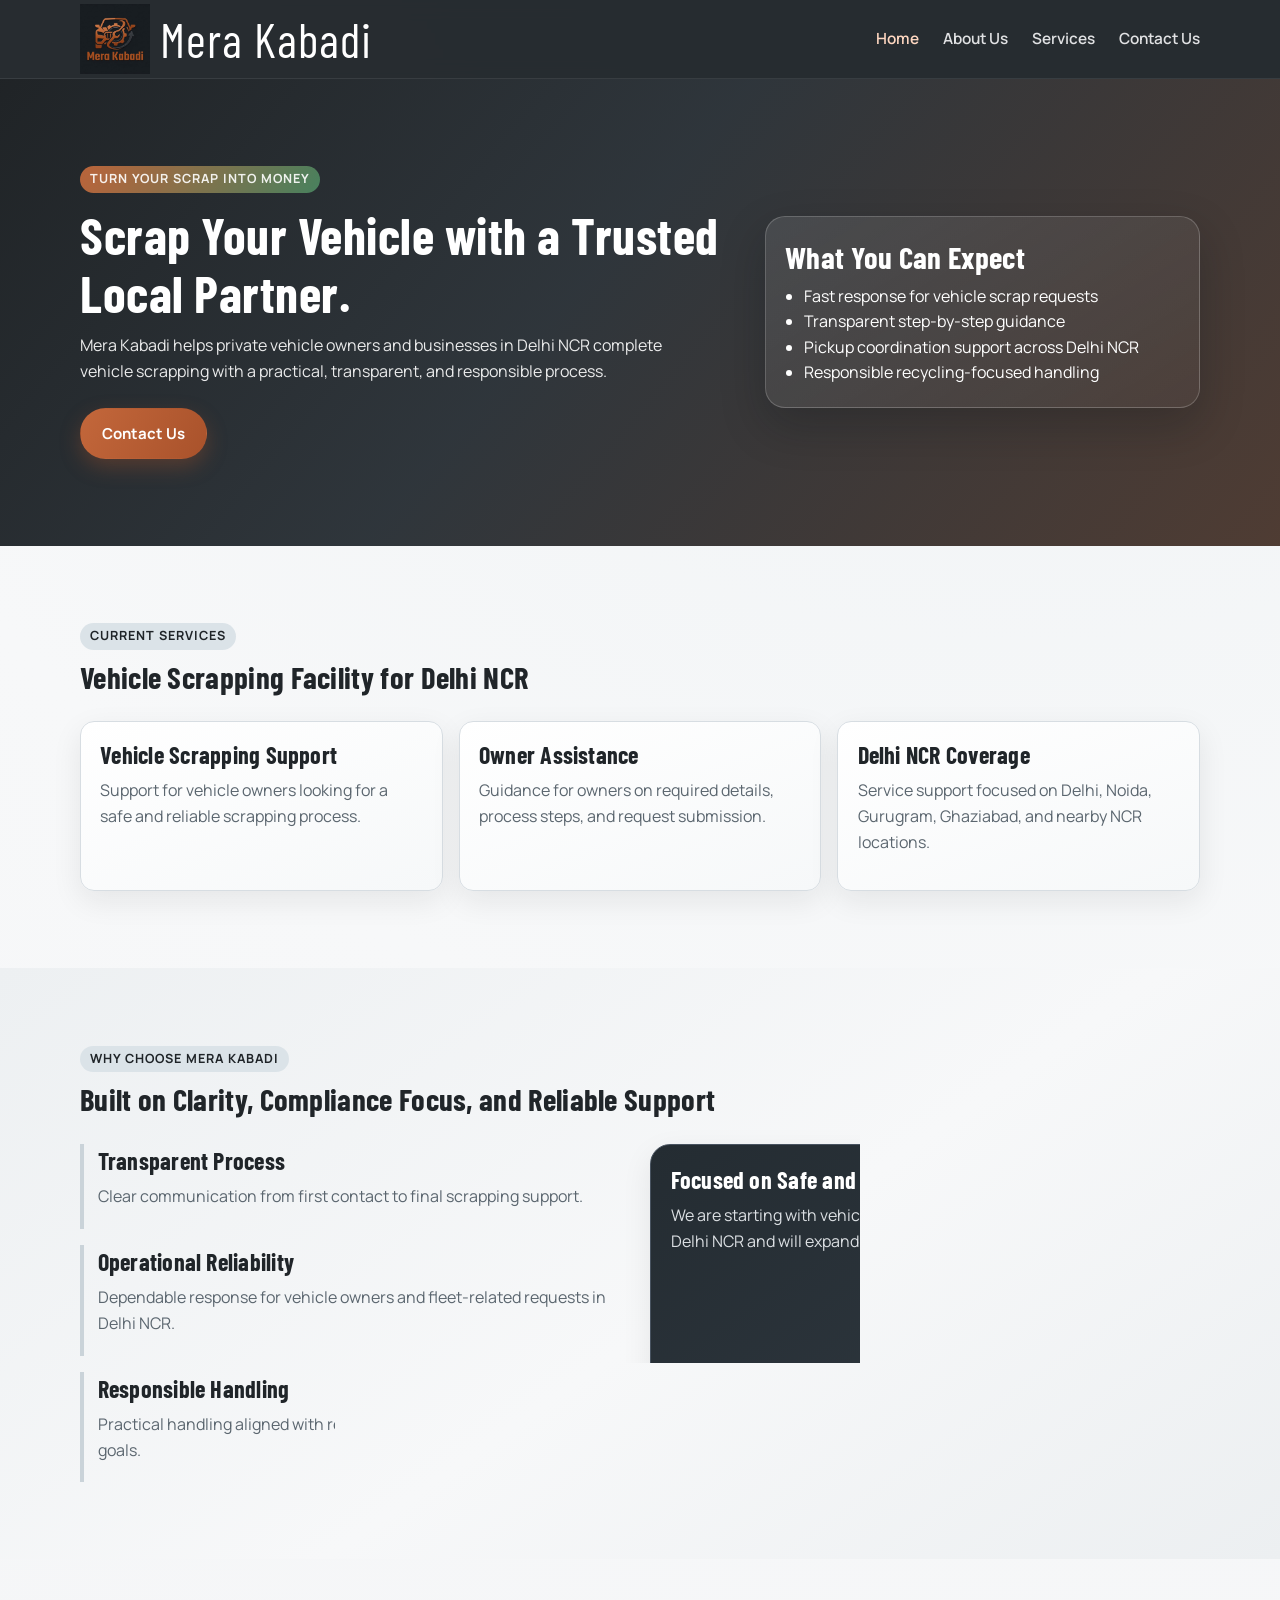
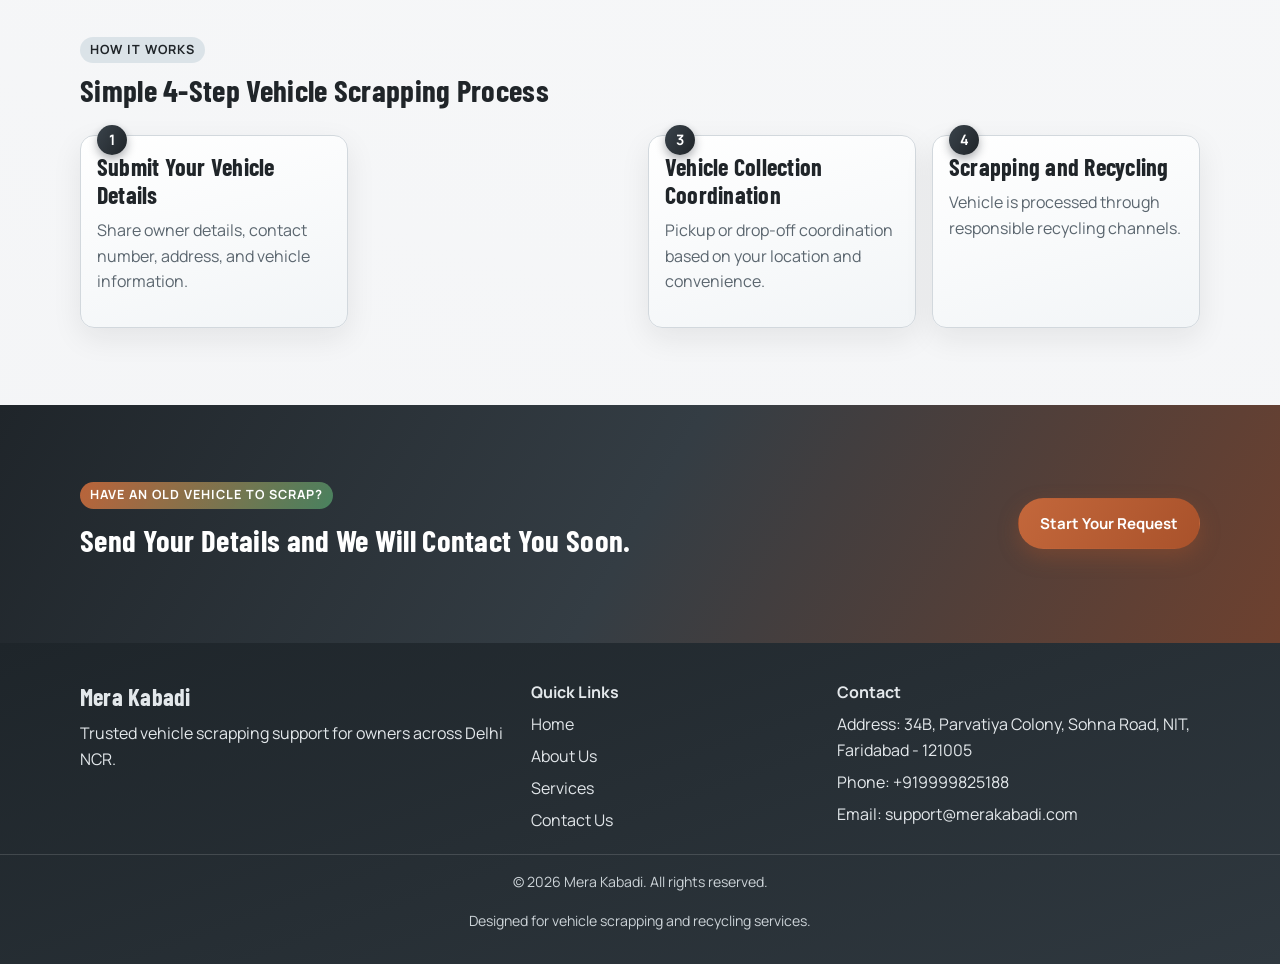
<file: index.html>
<!doctype html>
<html lang="en">
<head>
  <meta charset="UTF-8" />
  <meta name="viewport" content="width=device-width, initial-scale=1.0" />
  <title>Mera Kabadi | Vehicle Scrapping in Delhi NCR</title>
  <meta
    name="description"
    content="Mera Kabadi helps vehicle owners in Delhi NCR with safe, compliant vehicle scrapping support."
  />
  <meta
    property="og:description"
    content="Mera Kabadi helps vehicle owners in Delhi NCR with safe, compliant vehicle scrapping support."
  />
  <meta
    name="twitter:description"
    content="Mera Kabadi helps vehicle owners in Delhi NCR with safe, compliant vehicle scrapping support."
  />
  <link rel="preconnect" href="https://fonts.googleapis.com" />
  <link rel="preconnect" href="https://fonts.gstatic.com" crossorigin />
  <link
    href="https://fonts.googleapis.com/css2?family=Barlow+Condensed:wght@500;600;700&family=Manrope:wght@400;500;600;700&display=swap"
    rel="stylesheet"
  />
  <link rel="stylesheet" href="style.css" />
</head>
<body>
  <header class="site-header">
    <div class="container nav-wrap">
      <a class="brand" href="index.html">
        <img class="brand-logo" src="assets/logo.png" alt="Mera Kabadi logo" width="70" height="70" />
        <span class="brand-text">Mera Kabadi</span>
      </a>

      <button class="menu-toggle" aria-label="Toggle navigation" aria-expanded="false" aria-controls="site-nav">
        <span></span>
        <span></span>
        <span></span>
      </button>

      <nav class="site-nav" id="site-nav" aria-label="Main navigation">
        <ul class="nav-links">
          <li><a class="active" href="index.html">Home</a></li>
          <li><a href="about.html">About Us</a></li>
          <li><a href="services.html">Services</a></li>
          <li><a href="contact.html">Contact Us</a></li>
        </ul>
      </nav>
    </div>
  </header>

  <main>
    <section class="hero section-dark">
      <div class="container hero-grid">
        <div class="hero-copy reveal">
          <p class="eyebrow">TURN YOUR SCRAP INTO MONEY</p>
          <h1>Scrap Your Vehicle with a Trusted Local Partner.</h1>
          <p>
            Mera Kabadi helps private vehicle owners and businesses in Delhi NCR complete
            vehicle scrapping with a practical, transparent, and responsible process.
          </p>
          <div class="hero-actions">
            <a class="btn btn-accent" href="contact.html">Contact Us</a>
          </div>
        </div>

        <aside class="hero-panel reveal delay-1" aria-label="Service highlights">
          <h2>What You Can Expect</h2>
          <ul>
            <li>Fast response for vehicle scrap requests</li>
            <li>Transparent step-by-step guidance</li>
            <li>Pickup coordination support across Delhi NCR</li>
            <li>Responsible recycling-focused handling</li>
          </ul>
        </aside>
      </div>
    </section>

    <section class="section-light">
      <div class="container">
        <div class="section-head reveal">
          <p class="eyebrow">Current Services</p>
          <h2>Vehicle Scrapping Facility for Delhi NCR</h2>
        </div>
        <div class="card-grid three">
          <article class="card reveal">
            <h3>Vehicle Scrapping Support</h3>
            <p>Support for vehicle owners looking for a safe and reliable scrapping process.</p>
          </article>
          <article class="card reveal delay-1">
            <h3>Owner Assistance</h3>
            <p>Guidance for owners on required details, process steps, and request submission.</p>
          </article>
          <article class="card reveal delay-2">
            <h3>Delhi NCR Coverage</h3>
            <p>Service support focused on Delhi, Noida, Gurugram, Ghaziabad, and nearby NCR locations.</p>
          </article>
        </div>
      </div>
    </section>

    <section class="section-muted">
      <div class="container">
        <div class="section-head reveal">
          <p class="eyebrow">Why Choose Mera Kabadi</p>
          <h2>Built on Clarity, Compliance Focus, and Reliable Support</h2>
        </div>

        <div class="split-grid">
          <div class="feature-list reveal">
            <article>
              <h3>Transparent Process</h3>
              <p>Clear communication from first contact to final scrapping support.</p>
            </article>
            <article>
              <h3>Operational Reliability</h3>
              <p>Dependable response for vehicle owners and fleet-related requests in Delhi NCR.</p>
            </article>
            <article>
              <h3>Responsible Handling</h3>
              <p>Practical handling aligned with responsible recycling and environmental goals.</p>
            </article>
          </div>

          <div class="stat-panel reveal delay-1">
            <h3>Focused on Safe and Smooth Vehicle Disposal</h3>
            <p>
              We are starting with vehicle scrapping services for old vehicles in Delhi NCR and will
              expand further services in future phases.
            </p>
          </div>
        </div>
      </div>
    </section>

    <section class="section-light">
      <div class="container">
        <div class="section-head reveal">
          <p class="eyebrow">How It Works</p>
          <h2>Simple 4-Step Vehicle Scrapping Process</h2>
        </div>

        <ol class="process-grid">
          <li class="process-step reveal">
            <h3>Submit Your Vehicle Details</h3>
            <p>Share owner details, contact number, address, and vehicle information.</p>
          </li>
          <li class="process-step reveal delay-1">
            <h3>Get a Response from Our Team</h3>
            <p>We review your request and contact you with the next steps.</p>
          </li>
          <li class="process-step reveal delay-2">
            <h3>Vehicle Collection Coordination</h3>
            <p>Pickup or drop-off coordination based on your location and convenience.</p>
          </li>
          <li class="process-step reveal delay-3">
            <h3>Scrapping and Recycling</h3>
            <p>Vehicle is processed through responsible recycling channels.</p>
          </li>
        </ol>
      </div>
    </section>

    <section class="cta-band">
      <div class="container cta-band-inner reveal">
        <div>
          <p class="eyebrow">Have an Old Vehicle to Scrap?</p>
          <h2>Send Your Details and We Will Contact You Soon.</h2>
        </div>
        <a class="btn btn-accent" href="contact.html">Start Your Request</a>
      </div>
    </section>
  </main>

  <footer class="site-footer">
    <div class="container footer-grid">
      <section>
        <h3>Mera Kabadi</h3>
        <p>Trusted vehicle scrapping support for owners across Delhi NCR.</p>
      </section>
      <section>
        <h4>Quick Links</h4>
        <ul>
          <li><a href="index.html">Home</a></li>
          <li><a href="about.html">About Us</a></li>
          <li><a href="services.html">Services</a></li>
          <li><a href="contact.html">Contact Us</a></li>
        </ul>
      </section>
      <section>
        <h4>Contact</h4>
        <ul>
          <li>Address: 34B, Parvatiya Colony, Sohna Road, NIT, Faridabad - 121005</li>
          <li>Phone: +919999825188</li>
          <li>Email: support@merakabadi.com</li>
        </ul>
      </section>
    </div>
    <div class="footer-bottom">
      <p>© <span id="year"></span> Mera Kabadi. All rights reserved.</p>
      <p>Designed for vehicle scrapping and recycling services.</p>
    </div>
  </footer>

  <script src="script.js"></script>
</body>
</html>
</file>
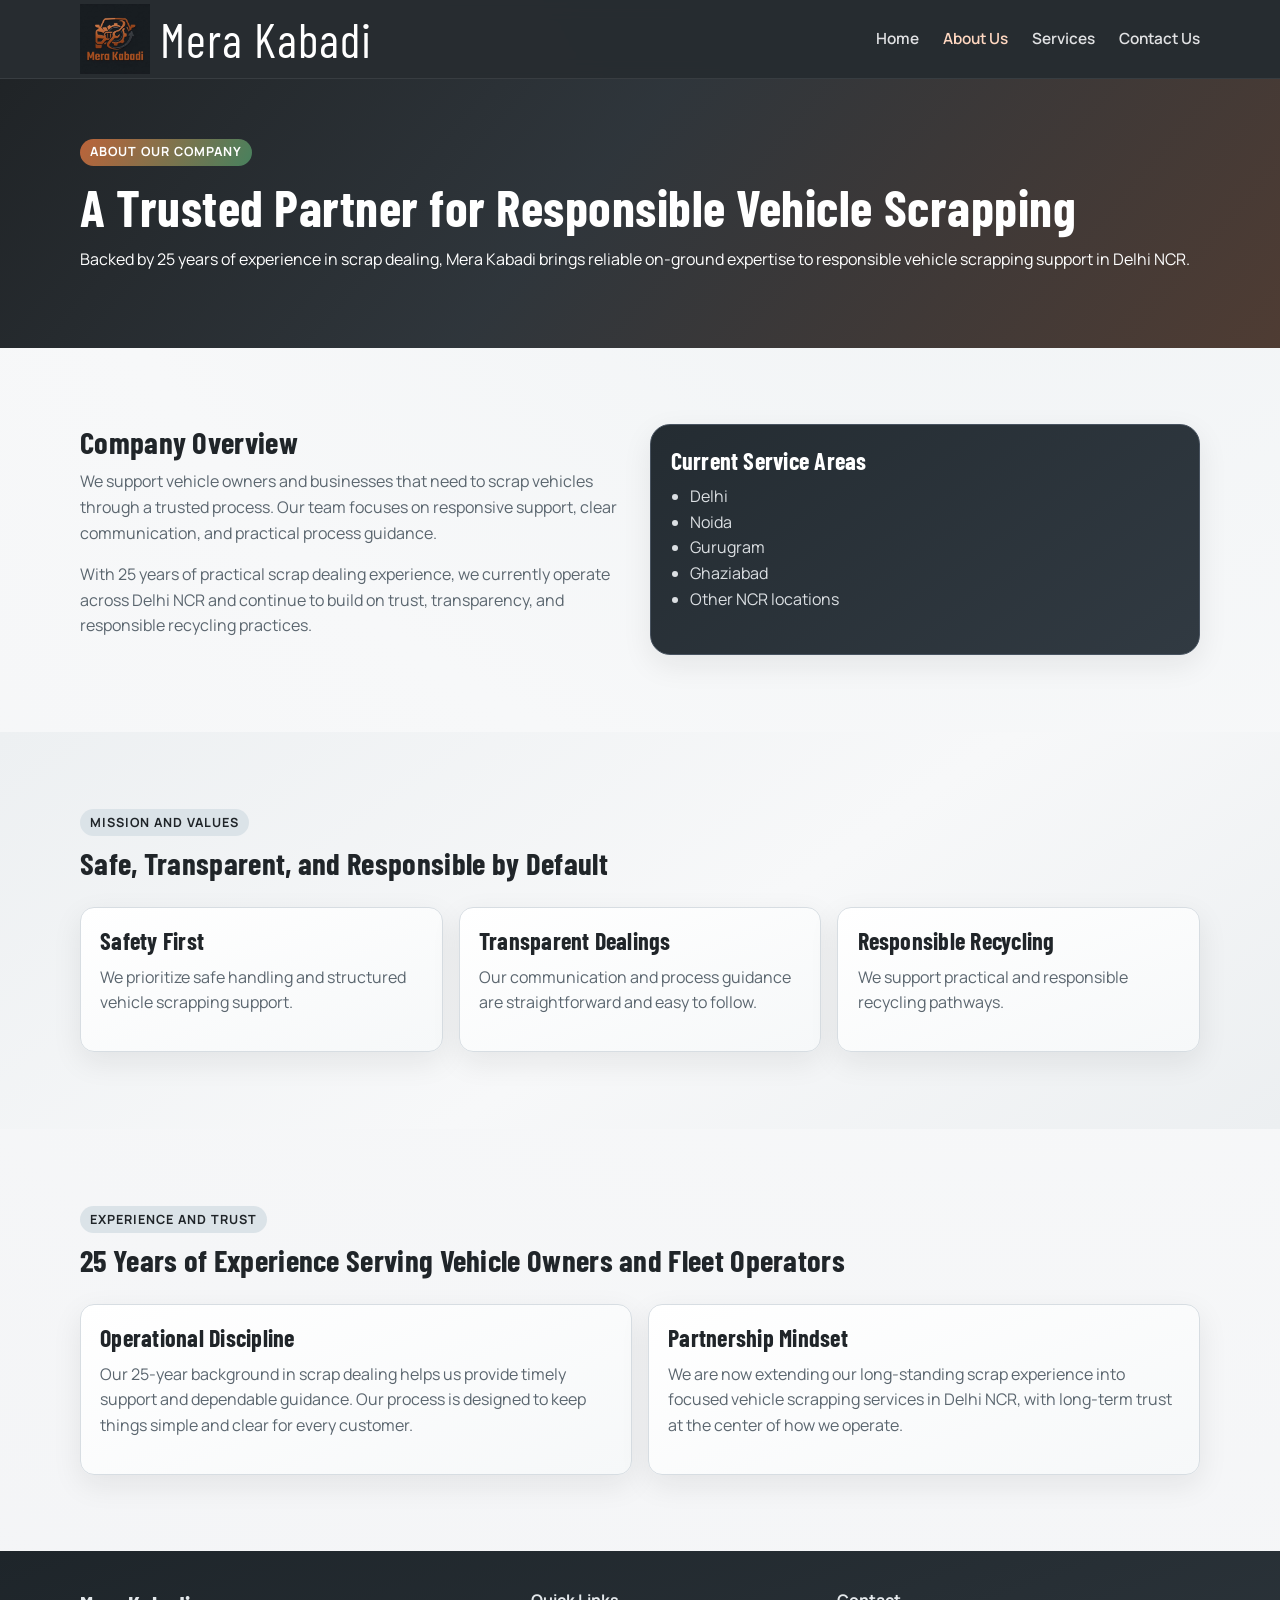
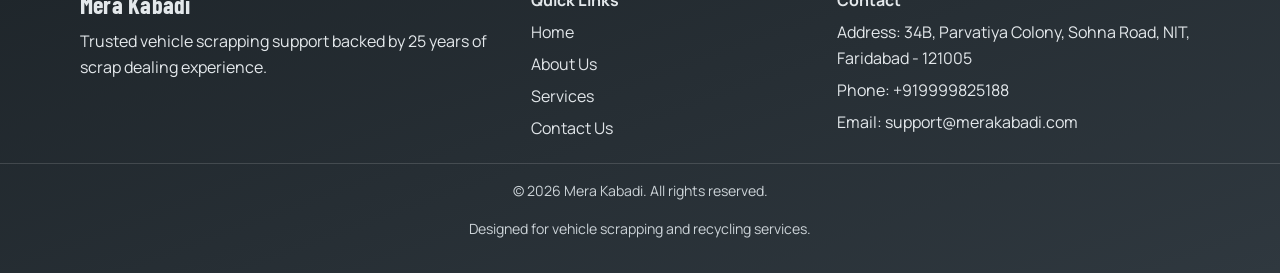
<file: about.html>
<!doctype html>
<html lang="en">
<head>
  <meta charset="UTF-8" />
  <meta name="viewport" content="width=device-width, initial-scale=1.0" />
  <title>About Us | Mera Kabadi</title>
  <meta
    name="description"
    content="Learn about Mera Kabadi, our mission, and our current focus on vehicle scrapping support in Delhi NCR."
  />
  <link rel="preconnect" href="https://fonts.googleapis.com" />
  <link rel="preconnect" href="https://fonts.gstatic.com" crossorigin />
  <link
    href="https://fonts.googleapis.com/css2?family=Barlow+Condensed:wght@500;600;700&family=Manrope:wght@400;500;600;700&display=swap"
    rel="stylesheet"
  />
  <link rel="stylesheet" href="style.css" />
</head>
<body>
  <header class="site-header">
    <div class="container nav-wrap">
      <a class="brand" href="index.html">
        <img class="brand-logo" src="assets/logo.png" alt="Mera Kabadi logo" width="70" height="70" />
        <span class="brand-text">Mera Kabadi</span>
      </a>

      <button class="menu-toggle" aria-label="Toggle navigation" aria-expanded="false" aria-controls="site-nav">
        <span></span>
        <span></span>
        <span></span>
      </button>

      <nav class="site-nav" id="site-nav" aria-label="Main navigation">
        <ul class="nav-links">
          <li><a href="index.html">Home</a></li>
          <li><a class="active" href="about.html">About Us</a></li>
          <li><a href="services.html">Services</a></li>
          <li><a href="contact.html">Contact Us</a></li>
        </ul>
      </nav>
    </div>
  </header>

  <main>
    <section class="page-hero section-dark small">
      <div class="container reveal">
        <p class="eyebrow">About Our Company</p>
        <h1>A Trusted Partner for Responsible Vehicle Scrapping</h1>
        <p>
          Backed by 25 years of experience in scrap dealing, Mera Kabadi brings reliable
          on-ground expertise to responsible vehicle scrapping support in Delhi NCR.
        </p>
      </div>
    </section>

    <section class="section-light">
      <div class="container split-grid">
        <article class="reveal">
          <h2>Company Overview</h2>
          <p>
            We support vehicle owners and businesses that need to scrap vehicles through a trusted process.
            Our team focuses on responsive support, clear communication, and practical process guidance.
          </p>
          <p>
            With 25 years of practical scrap dealing experience, we currently operate across Delhi NCR
            and continue to build on trust, transparency, and responsible recycling practices.
          </p>
        </article>
        <aside class="stat-panel reveal delay-1">
          <h3>Current Service Areas</h3>
          <ul>
            <li>Delhi</li>
            <li>Noida</li>
            <li>Gurugram</li>
            <li>Ghaziabad</li>
            <li>Other NCR locations</li>
          </ul>
        </aside>
      </div>
    </section>

    <section class="section-muted">
      <div class="container">
        <div class="section-head reveal">
          <p class="eyebrow">Mission and Values</p>
          <h2>Safe, Transparent, and Responsible by Default</h2>
        </div>

        <div class="card-grid three">
          <article class="card reveal">
            <h3>Safety First</h3>
            <p>We prioritize safe handling and structured vehicle scrapping support.</p>
          </article>
          <article class="card reveal delay-1">
            <h3>Transparent Dealings</h3>
            <p>Our communication and process guidance are straightforward and easy to follow.</p>
          </article>
          <article class="card reveal delay-2">
            <h3>Responsible Recycling</h3>
            <p>We support practical and responsible recycling pathways.</p>
          </article>
        </div>
      </div>
    </section>

    <section class="section-light">
      <div class="container">
        <div class="section-head reveal">
          <p class="eyebrow">Experience and Trust</p>
          <h2>25 Years of Experience Serving Vehicle Owners and Fleet Operators</h2>
        </div>

        <div class="card-grid two">
          <article class="card reveal">
            <h3>Operational Discipline</h3>
            <p>
              Our 25-year background in scrap dealing helps us provide timely support and dependable guidance.
              Our process is designed to keep things simple and clear for every customer.
            </p>
          </article>
          <article class="card reveal delay-1">
            <h3>Partnership Mindset</h3>
            <p>
              We are now extending our long-standing scrap experience into focused vehicle scrapping services
              in Delhi NCR, with long-term trust at the center of how we operate.
            </p>
          </article>
        </div>
      </div>
    </section>
  </main>

  <footer class="site-footer">
    <div class="container footer-grid">
      <section>
        <h3>Mera Kabadi</h3>
        <p>Trusted vehicle scrapping support backed by 25 years of scrap dealing experience.</p>
      </section>
      <section>
        <h4>Quick Links</h4>
        <ul>
          <li><a href="index.html">Home</a></li>
          <li><a href="about.html">About Us</a></li>
          <li><a href="services.html">Services</a></li>
          <li><a href="contact.html">Contact Us</a></li>
        </ul>
      </section>
      <section>
        <h4>Contact</h4>
        <ul>
          <li>Address: 34B, Parvatiya Colony, Sohna Road, NIT, Faridabad - 121005</li>
          <li>Phone: +919999825188</li>
          <li>Email: support@merakabadi.com</li>
        </ul>
      </section>
    </div>
    <div class="footer-bottom">
      <p>© <span id="year"></span> Mera Kabadi. All rights reserved.</p>
      <p>Designed for vehicle scrapping and recycling services.</p>
    </div>
  </footer>

  <script src="script.js"></script>
</body>
</html>
</file>
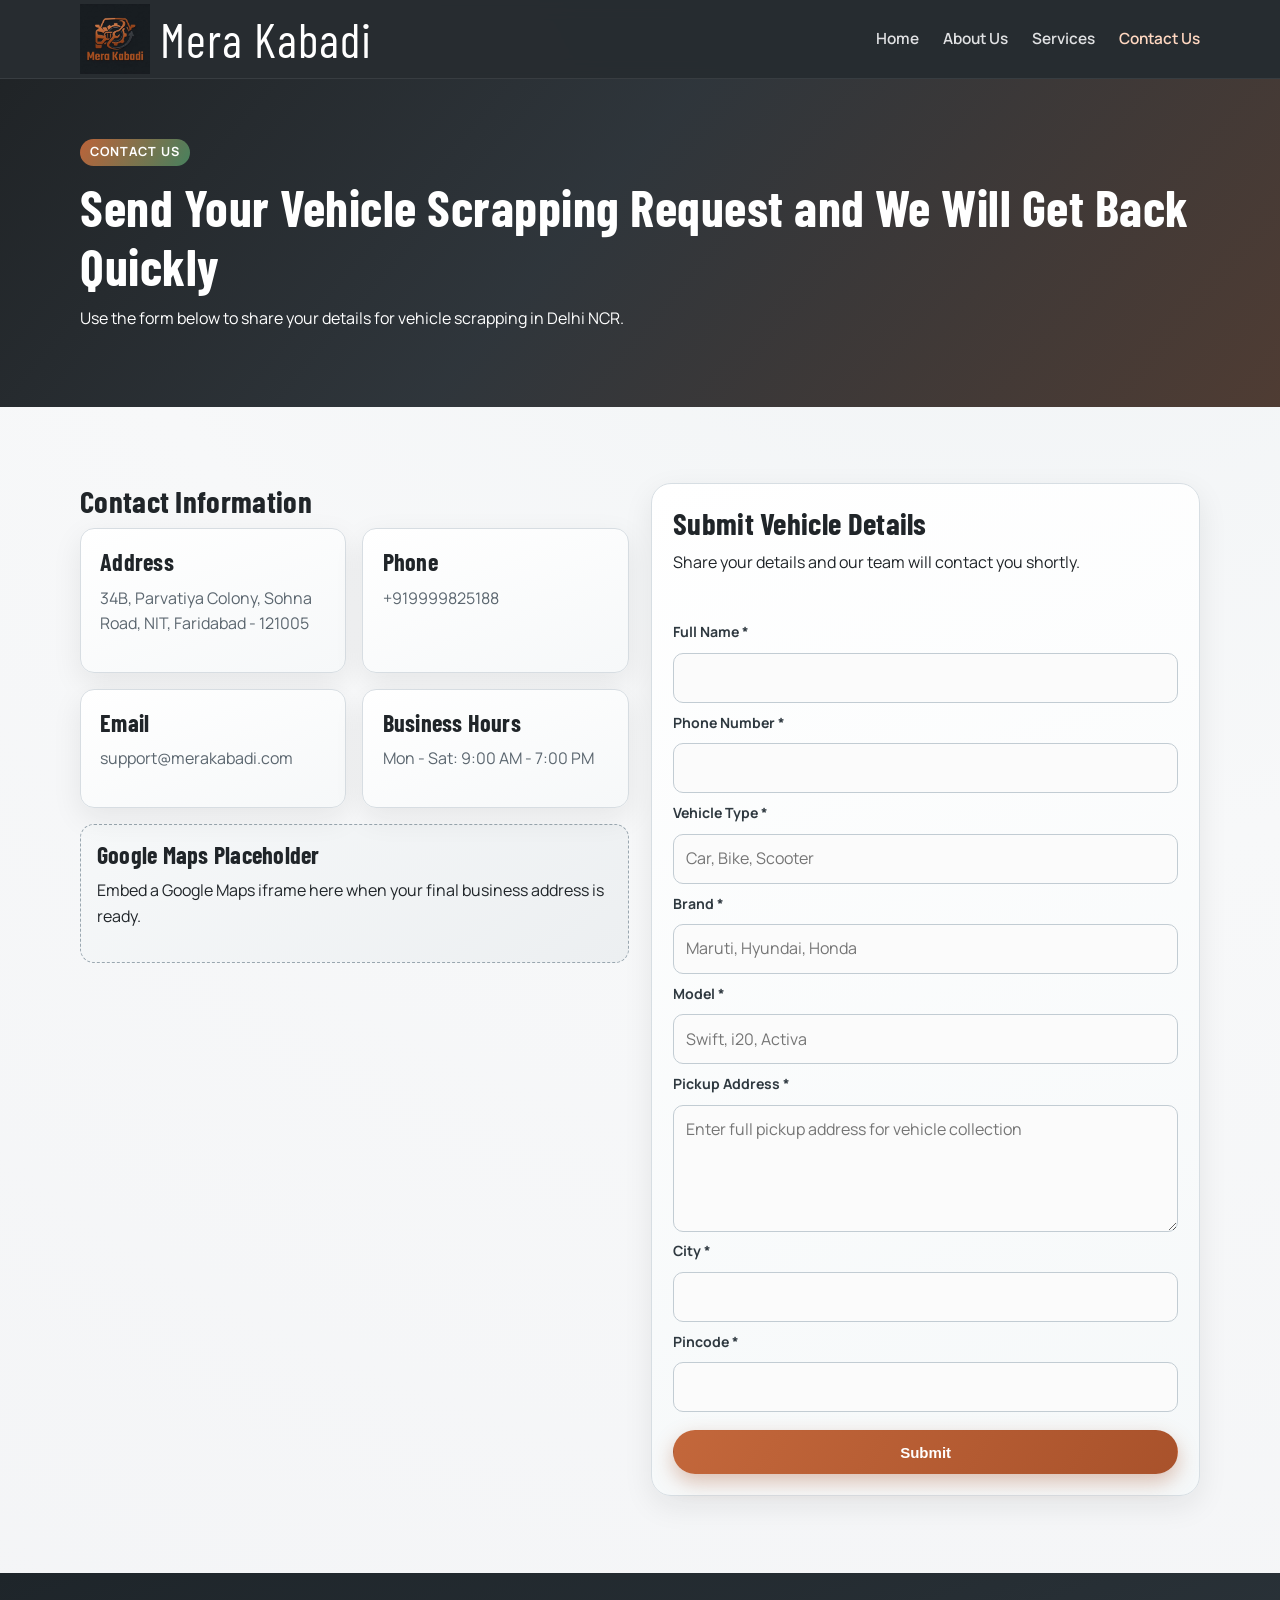
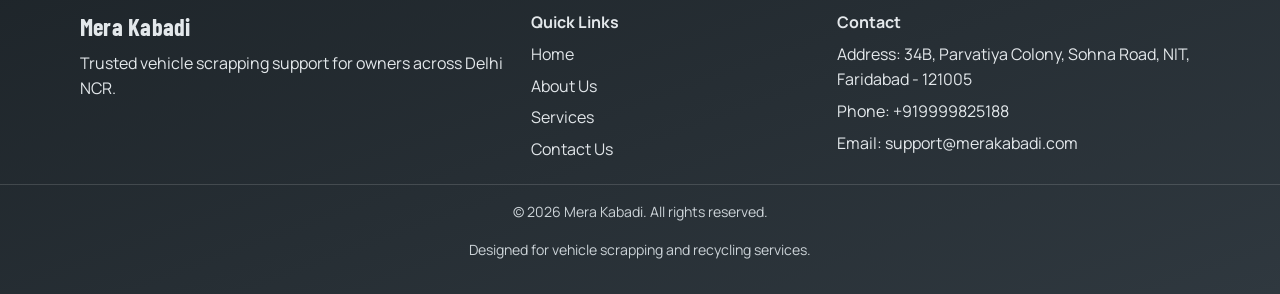
<file: contact.html>
<!doctype html>
<html lang="en">
<head>
  <meta charset="UTF-8" />
  <meta name="viewport" content="width=device-width, initial-scale=1.0" />
  <title>Contact Us | Mera Kabadi</title>
  <meta
    name="description"
    content="Contact Mera Kabadi for vehicle scrapping support in Delhi NCR."
  />
  <link rel="preconnect" href="https://fonts.googleapis.com" />
  <link rel="preconnect" href="https://fonts.gstatic.com" crossorigin />
  <link
    href="https://fonts.googleapis.com/css2?family=Barlow+Condensed:wght@500;600;700&family=Manrope:wght@400;500;600;700&display=swap"
    rel="stylesheet"
  />
  <link rel="stylesheet" href="style.css" />
</head>
<body>
  <header class="site-header">
    <div class="container nav-wrap">
      <a class="brand" href="index.html">
        <img class="brand-logo" src="assets/logo.png" alt="Mera Kabadi logo" width="70" height="70" />
        <span class="brand-text">Mera Kabadi</span>
      </a>

      <button class="menu-toggle" aria-label="Toggle navigation" aria-expanded="false" aria-controls="site-nav">
        <span></span>
        <span></span>
        <span></span>
      </button>

      <nav class="site-nav" id="site-nav" aria-label="Main navigation">
        <ul class="nav-links">
          <li><a href="index.html">Home</a></li>
          <li><a href="about.html">About Us</a></li>
          <li><a href="services.html">Services</a></li>
          <li><a class="active" href="contact.html">Contact Us</a></li>
        </ul>
      </nav>
    </div>
  </header>

  <main>
    <section class="page-hero section-dark small">
      <div class="container reveal">
        <p class="eyebrow">Contact Us</p>
        <h1>Send Your Vehicle Scrapping Request and We Will Get Back Quickly</h1>
        <p>
          Use the form below to share your details for vehicle scrapping in Delhi NCR.
        </p>
      </div>
    </section>

    <section class="section-light">
      <div class="container contact-layout">
        <div class="contact-info reveal">
          <h2>Contact Information</h2>
          <div class="info-grid">
            <article class="card">
              <h3>Address</h3>
              <p>34B, Parvatiya Colony, Sohna Road, NIT, Faridabad - 121005</p>
            </article>
            <article class="card">
              <h3>Phone</h3>
              <p>+919999825188</p>
            </article>
            <article class="card">
              <h3>Email</h3>
              <p>support@merakabadi.com</p>
            </article>
            <article class="card">
              <h3>Business Hours</h3>
              <p>Mon - Sat: 9:00 AM - 7:00 PM</p>
            </article>
          </div>

          <div class="map-placeholder" role="img" aria-label="Google Maps placeholder for business location">
            <h3>Google Maps Placeholder</h3>
            <p>Embed a Google Maps iframe here when your final business address is ready.</p>
          </div>
        </div>

        <aside class="contact-form-wrap reveal delay-1">
          <h2>Submit Vehicle Details</h2>
          <p>Share your details and our team will contact you shortly.</p>

          <form class="contact-form js-contact-form">
            <p class="form-feedback" aria-live="polite"></p>

            <label for="full-name">Full Name *</label>
            <input id="full-name" name="fullName" type="text" required />

            <label for="phone-number">Phone Number *</label>
            <input
              id="phone-number"
              name="phone"
              type="tel"
              inputmode="numeric"
              pattern="(?:\+91[\-\s]?)?[6-9][0-9]{9}"
              title="Enter a valid Indian phone number, for example 9876543210 or +919876543210"
              required
            />

            <label for="vehicle-type">Vehicle Type *</label>
            <input id="vehicle-type" name="vehicleType" type="text" placeholder="Car, Bike, Scooter" required />

            <label for="vehicle-brand">Brand *</label>
            <input id="vehicle-brand" name="vehicleBrand" type="text" placeholder="Maruti, Hyundai, Honda" required />

            <label for="vehicle-model">Model *</label>
            <input id="vehicle-model" name="vehicleModel" type="text" placeholder="Swift, i20, Activa" required />

            <label for="pickup-address">Pickup Address *</label>
            <textarea
              id="pickup-address"
              name="pickupAddress"
              rows="4"
              placeholder="Enter full pickup address for vehicle collection"
              required
            ></textarea>

            <label for="city">City *</label>
            <input id="city" name="city" type="text" required />

            <label for="pincode">Pincode *</label>
            <input id="pincode" name="pincode" type="text" inputmode="numeric" maxlength="6" required />

            <div
              class="cf-turnstile"
              data-sitekey="0x4AAAAAADuDF8qJjnQUyNVY"
              data-theme="light"
            ></div>

            <button class="btn btn-accent" type="submit">Submit</button>
          </form>
        </aside>
      </div>
    </section>
  </main>

  <footer class="site-footer">
    <div class="container footer-grid">
      <section>
        <h3>Mera Kabadi</h3>
        <p>Trusted vehicle scrapping support for owners across Delhi NCR.</p>
      </section>
      <section>
        <h4>Quick Links</h4>
        <ul>
          <li><a href="index.html">Home</a></li>
          <li><a href="about.html">About Us</a></li>
          <li><a href="services.html">Services</a></li>
          <li><a href="contact.html">Contact Us</a></li>
        </ul>
      </section>
      <section>
        <h4>Contact</h4>
        <ul>
          <li>Address: 34B, Parvatiya Colony, Sohna Road, NIT, Faridabad - 121005</li>
          <li>Phone: +919999825188</li>
          <li>Email: support@merakabadi.com</li>
        </ul>
      </section>
    </div>
    <div class="footer-bottom">
      <p>© <span id="year"></span> Mera Kabadi. All rights reserved.</p>
      <p>Designed for vehicle scrapping and recycling services.</p>
    </div>
  </footer>

  <script src="script.js"></script>
  <script src="https://challenges.cloudflare.com/turnstile/v0/api.js" async defer></script>
</body>
</html>
</file>
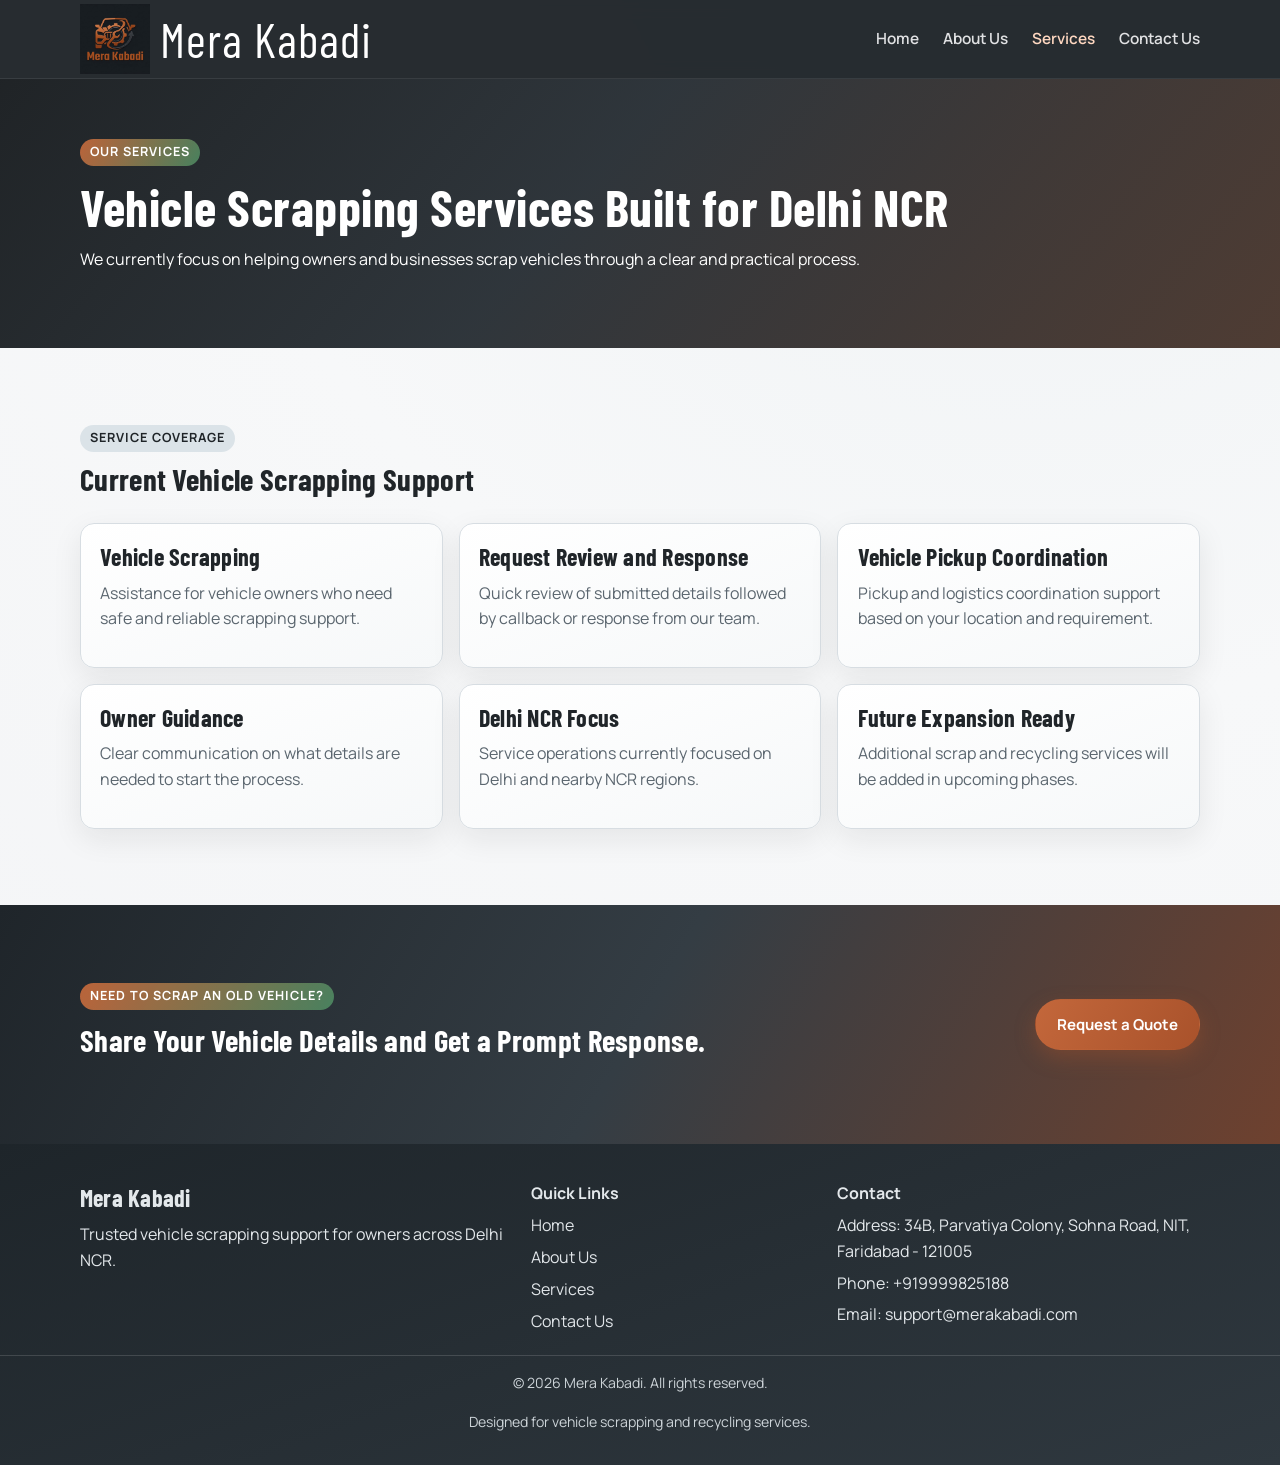
<file: services.html>
<!doctype html>
<html lang="en">
<head>
  <meta charset="UTF-8" />
  <meta name="viewport" content="width=device-width, initial-scale=1.0" />
  <title>Services | Mera Kabadi</title>
  <meta
    name="description"
    content="Explore Mera Kabadi vehicle scrapping services in Delhi NCR."
  />
  <link rel="preconnect" href="https://fonts.googleapis.com" />
  <link rel="preconnect" href="https://fonts.gstatic.com" crossorigin />
  <link
    href="https://fonts.googleapis.com/css2?family=Barlow+Condensed:wght@500;600;700&family=Manrope:wght@400;500;600;700&display=swap"
    rel="stylesheet"
  />
  <link rel="stylesheet" href="style.css" />
</head>
<body>
  <header class="site-header">
    <div class="container nav-wrap">
      <a class="brand" href="index.html">
        <img class="brand-logo" src="assets/logo.png" alt="Mera Kabadi logo" width="70" height="70" />
        <span class="brand-text">Mera Kabadi</span>
      </a>

      <button class="menu-toggle" aria-label="Toggle navigation" aria-expanded="false" aria-controls="site-nav">
        <span></span>
        <span></span>
        <span></span>
      </button>

      <nav class="site-nav" id="site-nav" aria-label="Main navigation">
        <ul class="nav-links">
          <li><a href="index.html">Home</a></li>
          <li><a href="about.html">About Us</a></li>
          <li><a class="active" href="services.html">Services</a></li>
          <li><a href="contact.html">Contact Us</a></li>
        </ul>
      </nav>
    </div>
  </header>

  <main>
    <section class="page-hero section-dark small">
      <div class="container reveal">
        <p class="eyebrow">Our Services</p>
        <h1>Vehicle Scrapping Services Built for Delhi NCR</h1>
        <p>
          We currently focus on helping owners and businesses scrap vehicles
          through a clear and practical process.
        </p>
      </div>
    </section>

    <section class="section-light">
      <div class="container">
        <div class="section-head reveal">
          <p class="eyebrow">Service Coverage</p>
          <h2>Current Vehicle Scrapping Support</h2>
        </div>

        <div class="card-grid three">
          <article class="card reveal">
            <h3>Vehicle Scrapping</h3>
            <p>Assistance for vehicle owners who need safe and reliable scrapping support.</p>
          </article>
          <article class="card reveal delay-1">
            <h3>Request Review and Response</h3>
            <p>Quick review of submitted details followed by callback or response from our team.</p>
          </article>
          <article class="card reveal delay-2">
            <h3>Vehicle Pickup Coordination</h3>
            <p>Pickup and logistics coordination support based on your location and requirement.</p>
          </article>
          <article class="card reveal">
            <h3>Owner Guidance</h3>
            <p>Clear communication on what details are needed to start the process.</p>
          </article>
          <article class="card reveal delay-1">
            <h3>Delhi NCR Focus</h3>
            <p>Service operations currently focused on Delhi and nearby NCR regions.</p>
          </article>
          <article class="card reveal delay-2">
            <h3>Future Expansion Ready</h3>
            <p>Additional scrap and recycling services will be added in upcoming phases.</p>
          </article>
        </div>
      </div>
    </section>

    <section class="cta-band">
      <div class="container cta-band-inner reveal">
        <div>
          <p class="eyebrow">Need to Scrap an Old Vehicle?</p>
          <h2>Share Your Vehicle Details and Get a Prompt Response.</h2>
        </div>
        <a class="btn btn-accent" href="contact.html">Request a Quote</a>
      </div>
    </section>
  </main>

  <footer class="site-footer">
    <div class="container footer-grid">
      <section>
        <h3>Mera Kabadi</h3>
        <p>Trusted vehicle scrapping support for owners across Delhi NCR.</p>
      </section>
      <section>
        <h4>Quick Links</h4>
        <ul>
          <li><a href="index.html">Home</a></li>
          <li><a href="about.html">About Us</a></li>
          <li><a href="services.html">Services</a></li>
          <li><a href="contact.html">Contact Us</a></li>
        </ul>
      </section>
      <section>
        <h4>Contact</h4>
        <ul>
          <li>Address: 34B, Parvatiya Colony, Sohna Road, NIT, Faridabad - 121005</li>
          <li>Phone: +919999825188</li>
          <li>Email: support@merakabadi.com</li>
        </ul>
      </section>
    </div>
    <div class="footer-bottom">
      <p>© <span id="year"></span> Mera Kabadi. All rights reserved.</p>
      <p>Designed for vehicle scrapping and recycling services.</p>
    </div>
  </footer>

  <script src="script.js"></script>
</body>
</html>
</file>
<file: style.css>
:root {
  --charcoal-900: #1f2428;
  --charcoal-800: #2b3136;
  --graphite-700: #3a434b;
  --steel-500: #667480;
  --steel-300: #a2adb5;
  --mist-100: #f2f4f5;
  --offwhite-50: #fafaf8;
  --rust-500: #c3673b;
  --rust-600: #a9522b;
  --recycle-500: #4c8a63;
  --text-main: #202529;
  --text-soft: #5b666f;
  --white: #ffffff;

  --font-heading: "Barlow Condensed", sans-serif;
  --font-body: "Manrope", sans-serif;

  --radius-sm: 8px;
  --radius-md: 14px;
  --radius-lg: 20px;

  --shadow-soft: 0 10px 30px rgba(22, 27, 31, 0.08);
  --shadow-deep: 0 18px 45px rgba(10, 15, 20, 0.24);
}

* {
  box-sizing: border-box;
}

html {
  scroll-behavior: smooth;
}

body {
  margin: 0;
  font-family: var(--font-body);
  color: var(--text-main);
  background: radial-gradient(circle at 80% -10%, #eef2f4 0%, #f7f8f9 45%, #f3f4f6 100%);
  line-height: 1.6;
}

a {
  color: inherit;
  text-decoration: none;
}

img {
  max-width: 100%;
  display: block;
}

.container {
  width: min(1120px, 92%);
  margin: 0 auto;
}

.section-light,
.section-muted,
.cta-band {
  padding: 4.8rem 0;
}

.section-light {
  background: transparent;
}

.section-muted {
  background: linear-gradient(145deg, #edf0f2 0%, #f7f8f9 55%, #eceff1 100%);
}

.section-dark {
  background:
    linear-gradient(130deg, rgba(23, 27, 30, 0.96) 0%, rgba(32, 39, 45, 0.93) 45%, rgba(61, 40, 30, 0.9) 100%),
    repeating-linear-gradient(
      120deg,
      rgba(255, 255, 255, 0.035) 0,
      rgba(255, 255, 255, 0.035) 2px,
      transparent 2px,
      transparent 18px
    );
  color: var(--white);
}

.site-header {
  position: sticky;
  top: 0;
  z-index: 40;
  background: rgba(23, 28, 33, 0.93);
  backdrop-filter: blur(8px);
  border-bottom: 1px solid rgba(255, 255, 255, 0.08);
}

.nav-wrap {
  min-height: 78px;
  display: flex;
  align-items: center;
  justify-content: space-between;
  gap: 1rem;
}

.brand {
  display: flex;
  align-items: center;
  gap: 0.65rem;
}

.brand-mark {
  display: inline-grid;
  place-items: center;
  width: 36px;
  height: 36px;
  border-radius: 50%;
  font-family: var(--font-heading);
  font-size: 1.05rem;
  letter-spacing: 0.06em;
  color: var(--white);
  background: linear-gradient(135deg, var(--rust-500), var(--rust-600));
  box-shadow: 0 0 0 2px rgba(255, 255, 255, 0.18);
}

.brand-logo {
  width: 70px !important;
  height: 70px !important;
  max-width: 70px !important;
  max-height: 70px !important;
  min-width: 70px;
  min-height: 70px;
  flex: 0 0 70px;
  display: block;
  object-fit: contain;
}

.brand-text {
  font-family: var(--font-heading);
  font-size: 3rem;
  line-height: 70px;
  display: inline-block;
  letter-spacing: 0.02em;
  color: var(--white);
}

.nav-links {
  list-style: none;
  margin: 0;
  padding: 0;
  display: flex;
  align-items: center;
  gap: 1.5rem;
}

.nav-links a {
  color: rgba(245, 246, 247, 0.9);
  font-size: 0.96rem;
  font-weight: 600;
  transition: color 0.25s ease;
}

.nav-links a:hover,
.nav-links a.active {
  color: #ffd8c1;
}

.menu-toggle {
  border: 0;
  background: transparent;
  display: none;
  width: 44px;
  height: 44px;
  border-radius: var(--radius-sm);
  cursor: pointer;
}

.menu-toggle span {
  display: block;
  width: 24px;
  height: 2px;
  margin: 5px auto;
  background: var(--white);
  transition: transform 0.25s ease, opacity 0.25s ease;
}

.hero {
  padding: 5.4rem 0;
}

.hero-grid {
  display: grid;
  grid-template-columns: 1.2fr 0.8fr;
  align-items: center;
  gap: 2rem;
}

.page-hero.small {
  padding: 3.7rem 0;
}

h1,
h2,
h3,
h4 {
  margin: 0 0 0.6rem;
  line-height: 1.15;
}

h1,
h2,
h3 {
  font-family: var(--font-heading);
  letter-spacing: 0.01em;
}

h1 {
  font-size: clamp(2.15rem, 4vw, 3.4rem);
}

h2 {
  font-size: clamp(1.6rem, 2.4vw, 2.2rem);
}

h3 {
  font-size: clamp(1.28rem, 2.2vw, 1.5rem);
}

p {
  margin: 0 0 1rem;
  color: inherit;
}

.eyebrow {
  display: inline-block;
  margin-bottom: 0.8rem;
  padding: 0.2rem 0.62rem;
  border-radius: 999px;
  font-size: 0.79rem;
  font-weight: 700;
  letter-spacing: 0.08em;
  text-transform: uppercase;
  color: var(--white);
  background: linear-gradient(120deg, rgba(195, 103, 59, 0.95), rgba(76, 138, 99, 0.9));
}

.section-light .eyebrow,
.section-muted .eyebrow {
  color: var(--charcoal-900);
  background: #dbe3e8;
}

.hero-copy p {
  color: rgba(255, 255, 255, 0.9);
  max-width: 62ch;
}

.hero-actions {
  display: flex;
  flex-wrap: wrap;
  gap: 0.85rem;
  margin-top: 1.5rem;
}

.btn {
  display: inline-flex;
  align-items: center;
  justify-content: center;
  border: 1px solid transparent;
  border-radius: 999px;
  padding: 0.78rem 1.3rem;
  font-size: 0.94rem;
  font-weight: 700;
  transition: transform 0.2s ease, box-shadow 0.2s ease, background 0.2s ease;
}

.btn:hover {
  transform: translateY(-1px);
}

.btn-accent {
  color: var(--white);
  background: linear-gradient(120deg, var(--rust-500), var(--rust-600));
  box-shadow: 0 8px 20px rgba(169, 82, 43, 0.35);
}

.btn-accent:hover {
  box-shadow: 0 10px 24px rgba(169, 82, 43, 0.48);
}

.btn-outline {
  color: var(--white);
  border-color: rgba(255, 255, 255, 0.55);
  background: rgba(255, 255, 255, 0.06);
}

.btn-outline:hover {
  background: rgba(255, 255, 255, 0.14);
}

.section-light .btn-outline,
.section-muted .btn-outline {
  color: var(--charcoal-900);
  border-color: #95a0a8;
  background: transparent;
}

.hero-panel,
.stat-panel {
  background: linear-gradient(150deg, rgba(255, 255, 255, 0.1), rgba(255, 255, 255, 0.03));
  border: 1px solid rgba(255, 255, 255, 0.2);
  border-radius: var(--radius-lg);
  padding: 1.35rem 1.2rem;
  box-shadow: var(--shadow-deep);
}

.hero-panel ul,
.stat-panel ul {
  margin: 0;
  padding-left: 1.2rem;
}

.section-head {
  margin-bottom: 1.7rem;
}

.section-head p {
  margin-bottom: 0.55rem;
}

.card-grid {
  display: grid;
  gap: 1rem;
}

.card-grid.two {
  grid-template-columns: repeat(2, minmax(0, 1fr));
}

.card-grid.three {
  grid-template-columns: repeat(3, minmax(0, 1fr));
}

.card {
  border-radius: var(--radius-md);
  border: 1px solid #d7dde2;
  background: linear-gradient(160deg, var(--white) 0%, #f6f8f9 100%);
  padding: 1.2rem;
  box-shadow: var(--shadow-soft);
  transition: transform 0.2s ease, border-color 0.2s ease;
}

.card:hover {
  transform: translateY(-2px);
  border-color: #bbc5cc;
}

.card p,
.split-grid p {
  color: var(--text-soft);
}

.split-grid {
  display: grid;
  grid-template-columns: repeat(2, minmax(0, 1fr));
  gap: 1.3rem;
}

.feature-list {
  display: grid;
  gap: 1rem;
}

.feature-list article {
  border-left: 4px solid #cad3d9;
  padding: 0.2rem 0 0.2rem 0.85rem;
}

.section-muted .stat-panel,
.section-light .stat-panel {
  background: linear-gradient(145deg, #242c32, #313a42);
  border: 1px solid #485360;
  color: var(--white);
  box-shadow: var(--shadow-soft);
}

.section-muted .stat-panel p,
.section-light .stat-panel p,
.section-muted .stat-panel li,
.section-light .stat-panel li {
  color: rgba(239, 243, 246, 0.9);
}

.process-grid {
  margin: 0;
  padding: 0;
  list-style: none;
  display: grid;
  grid-template-columns: repeat(4, minmax(0, 1fr));
  gap: 1rem;
  counter-reset: process;
}

.process-step {
  position: relative;
  border-radius: var(--radius-md);
  border: 1px solid #d2d8dd;
  background: linear-gradient(165deg, var(--white), #f2f5f7);
  padding: 1.1rem 1rem 1rem;
  box-shadow: var(--shadow-soft);
}

.process-step::before {
  counter-increment: process;
  content: counter(process);
  position: absolute;
  top: -11px;
  left: 1rem;
  width: 30px;
  height: 30px;
  border-radius: 50%;
  display: grid;
  place-items: center;
  font-weight: 700;
  font-size: 0.9rem;
  color: var(--white);
  background: linear-gradient(120deg, var(--graphite-700), var(--charcoal-900));
  box-shadow: 0 4px 10px rgba(20, 27, 34, 0.35);
}

.process-step p {
  color: var(--text-soft);
}

.cta-band {
  background: linear-gradient(120deg, #1f252a 0%, #343d44 50%, #6e412f 100%);
  color: var(--white);
}

.cta-band-inner {
  display: flex;
  align-items: center;
  justify-content: space-between;
  gap: 1.2rem;
}

.contact-layout {
  display: grid;
  grid-template-columns: 1fr 1fr;
  gap: 1.4rem;
}

.info-grid {
  display: grid;
  grid-template-columns: repeat(2, minmax(0, 1fr));
  gap: 1rem;
}

.map-placeholder {
  margin-top: 1rem;
  border: 1px dashed #9aa7b0;
  border-radius: var(--radius-md);
  padding: 1rem;
  background: linear-gradient(145deg, #f6f8f9 0%, #eceff1 100%);
}

.contact-form-wrap {
  border-radius: var(--radius-lg);
  border: 1px solid #d7dee3;
  background: linear-gradient(160deg, var(--white), #f5f8f9);
  box-shadow: var(--shadow-soft);
  padding: 1.3rem;
}

.contact-form {
  display: grid;
  gap: 0.56rem;
}

.contact-form label {
  font-size: 0.88rem;
  font-weight: 700;
  color: #2f3940;
}

.contact-form input,
.contact-form textarea {
  width: 100%;
  border-radius: 10px;
  border: 1px solid #c2ccd3;
  background: #fbfbfb;
  padding: 0.7rem 0.76rem;
  font: inherit;
  color: var(--text-main);
  transition: border-color 0.2s ease, box-shadow 0.2s ease;
}

.contact-form input:focus,
.contact-form textarea:focus {
  outline: none;
  border-color: #5d7890;
  box-shadow: 0 0 0 3px rgba(93, 120, 144, 0.2);
}

.form-feedback {
  min-height: 1.1rem;
  font-size: 0.9rem;
  font-weight: 600;
  margin: 0 0 0.2rem;
}

.form-feedback.error {
  color: #a83232;
}

.form-feedback.success {
  color: #2f7450;
}

.site-footer {
  background: linear-gradient(160deg, #1e252a 0%, #2f383f 100%);
  color: rgba(238, 242, 245, 0.95);
  padding-top: 2.5rem;
}

.footer-grid {
  display: grid;
  grid-template-columns: 1.2fr 0.8fr 1fr;
  gap: 1rem;
  padding-bottom: 1.3rem;
}

.site-footer h3,
.site-footer h4 {
  margin-bottom: 0.65rem;
}

.site-footer ul {
  list-style: none;
  margin: 0;
  padding: 0;
  display: grid;
  gap: 0.4rem;
}

.site-footer a {
  color: rgba(241, 245, 248, 0.92);
}

.site-footer a:hover {
  color: #ffd8c1;
}

.footer-bottom {
  border-top: 1px solid rgba(255, 255, 255, 0.14);
  padding: 1rem 0;
  text-align: center;
  color: rgba(227, 233, 238, 0.88);
  font-size: 0.88rem;
}

.reveal {
  opacity: 0;
  transform: translateY(14px);
  animation: fadeUp 0.7s ease forwards;
}

.delay-1 {
  animation-delay: 0.1s;
}

.delay-2 {
  animation-delay: 0.2s;
}

.delay-3 {
  animation-delay: 0.3s;
}

@keyframes fadeUp {
  to {
    opacity: 1;
    transform: translateY(0);
  }
}

@media (max-width: 960px) {
  .hero-grid,
  .split-grid,
  .contact-layout,
  .card-grid.three,
  .process-grid,
  .footer-grid {
    grid-template-columns: 1fr;
  }

  .card-grid.two,
  .info-grid {
    grid-template-columns: repeat(2, minmax(0, 1fr));
  }

  .cta-band-inner {
    flex-direction: column;
    align-items: flex-start;
  }

  .site-nav {
    position: absolute;
    top: 78px;
    left: 0;
    right: 0;
    background: #212930;
    border-bottom: 1px solid rgba(255, 255, 255, 0.14);
    transform: scaleY(0);
    transform-origin: top;
    transition: transform 0.22s ease;
  }

  .site-nav.open {
    transform: scaleY(1);
  }

  .nav-links {
    flex-direction: column;
    align-items: flex-start;
    gap: 0;
    padding: 0.65rem 4%;
  }

  .nav-links li {
    width: 100%;
  }

  .nav-links a {
    display: block;
    width: 100%;
    padding: 0.75rem 0;
  }

  .menu-toggle {
    display: inline-block;
  }
}

@media (max-width: 640px) {
  .section-light,
  .section-muted,
  .cta-band,
  .hero,
  .page-hero.small {
    padding: 3.2rem 0;
  }

  .card-grid.two,
  .info-grid {
    grid-template-columns: 1fr;
  }

  .btn {
    width: 100%;
  }

  .hero-actions {
    width: 100%;
  }

  .hero-actions .btn {
    flex: 1;
  }
}
</file>
